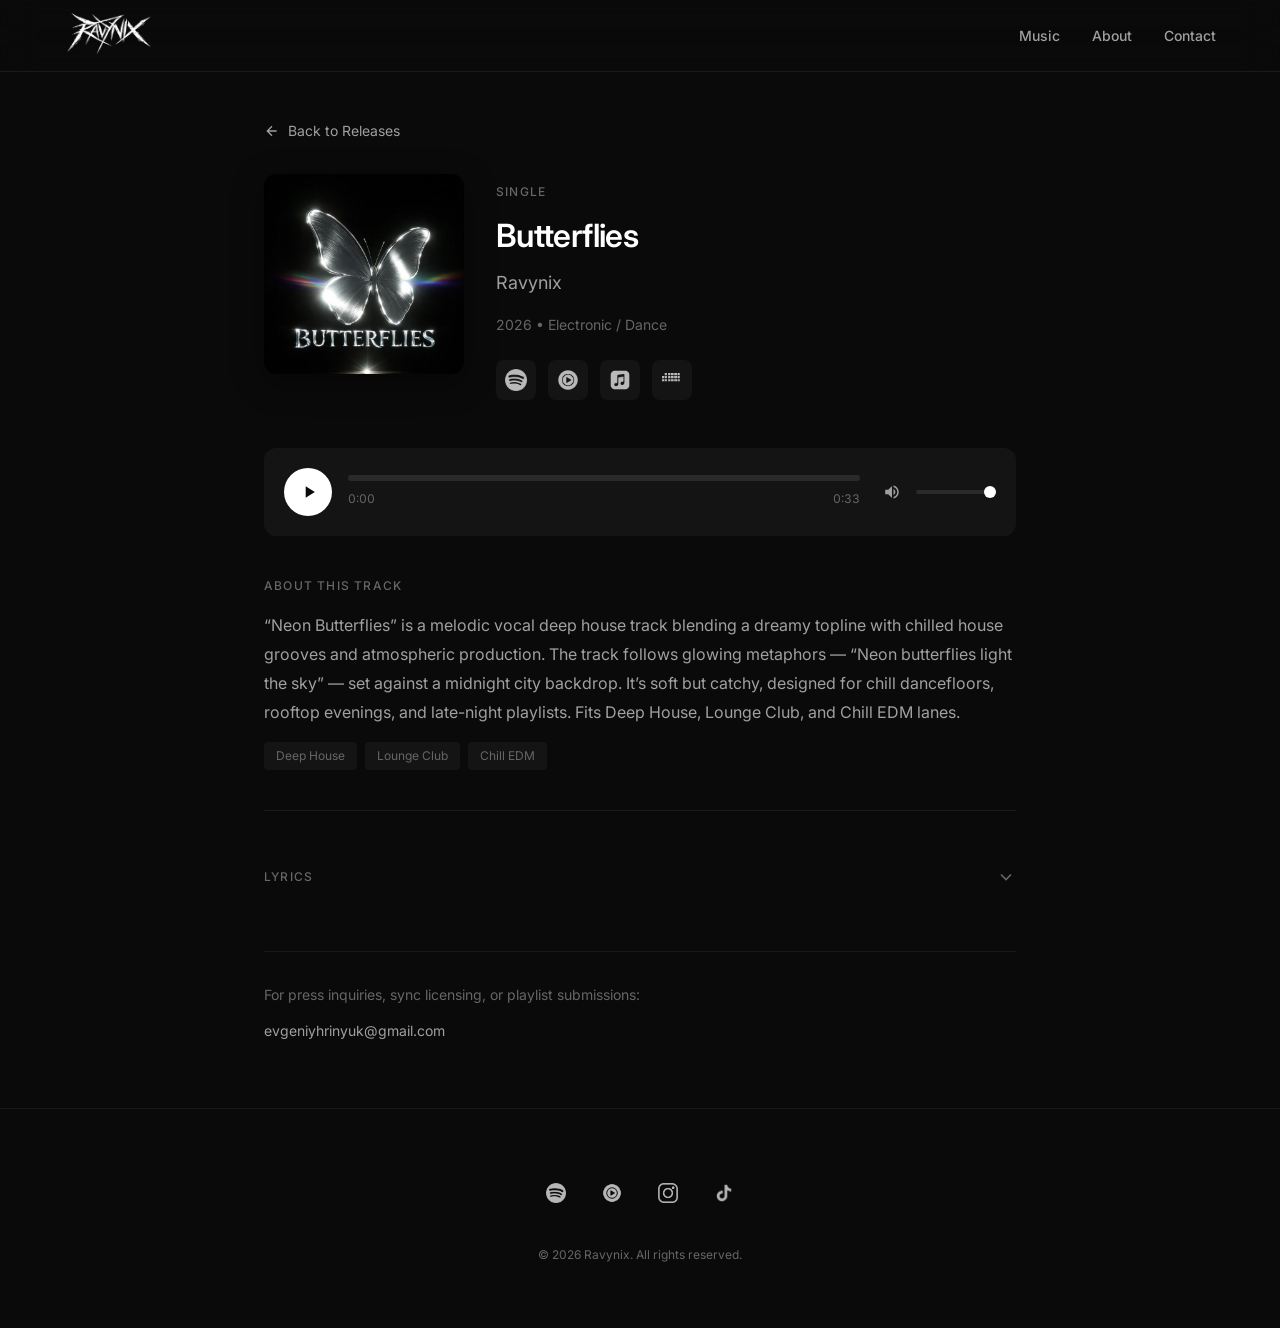
<file: music/butterfly/index.html>
<!DOCTYPE html>
<html lang="en">

<head>
    <meta charset="UTF-8">
    <meta name="viewport" content="width=device-width, initial-scale=1.0">
    <meta name="description" content="Butterflies — A new track by Ravynix. Listen now.">
    <meta name="keywords" content="Ravynix, Butterflies, electronic, music, new release">
    <meta name="author" content="Yevhenii">

    <!-- Open Graph -->
    <meta property="og:title" content="Butterflies — Ravynix">
    <meta property="og:description" content="Listen to the new track 'Butterflies' by Ravynix.">
    <meta property="og:type" content="music.song">
    <meta property="og:url" content="https://ravynix.com/music/butterfly/">
    <meta property="og:image" content="https://ravynix.com/assets/covers/butterfly.jpg">

    <title>Butterflies — Ravynix</title>

    <link rel="icon" type="image/png" href="../../assets/images/favicon.png">
    <link rel="stylesheet" href="../../css/styles.css">
    <link rel="preconnect" href="https://fonts.googleapis.com">
    <link rel="preconnect" href="https://fonts.gstatic.com" crossorigin>
    <link href="https://fonts.googleapis.com/css2?family=Inter:wght@300;400;500;600&display=swap" rel="stylesheet">
    <style>
        /* Song Page Specific Styles */
        .song-page {
            min-height: 100vh;
            padding-top: calc(var(--header-height) + var(--space-12));
            padding-bottom: var(--space-16);
        }

        .song-page-container {
            max-width: 800px;
            margin: 0 auto;
            padding: 0 var(--container-padding);
        }

        .back-link {
            display: inline-flex;
            align-items: center;
            gap: var(--space-2);
            font-size: var(--font-size-sm);
            color: var(--color-text-secondary);
            margin-bottom: var(--space-8);
            transition: color var(--transition-fast);
        }

        .back-link:hover {
            color: var(--color-text-primary);
        }

        .back-link svg {
            width: 16px;
            height: 16px;
        }

        .song-hero {
            display: grid;
            grid-template-columns: 200px 1fr;
            gap: var(--space-8);
            margin-bottom: var(--space-12);
            align-items: start;
        }

        .song-hero-cover {
            width: 200px;
            height: 200px;
            border-radius: var(--radius-lg);
            overflow: hidden;
            box-shadow: 0 8px 32px rgba(0, 0, 0, 0.4);
        }

        .song-hero-cover img {
            width: 100%;
            height: 100%;
            object-fit: cover;
        }

        .song-hero-info {
            padding-top: var(--space-2);
        }

        .song-hero-label {
            font-size: var(--font-size-xs);
            font-weight: var(--font-weight-medium);
            text-transform: uppercase;
            letter-spacing: 0.1em;
            color: var(--color-text-tertiary);
            margin-bottom: var(--space-2);
        }

        .song-hero-title {
            font-size: var(--font-size-3xl);
            font-weight: var(--font-weight-semibold);
            color: var(--color-text-primary);
            margin-bottom: var(--space-2);
            letter-spacing: -0.02em;
        }

        .song-hero-artist {
            font-size: var(--font-size-lg);
            color: var(--color-text-secondary);
            margin-bottom: var(--space-4);
        }

        .song-hero-meta {
            font-size: var(--font-size-sm);
            color: var(--color-text-tertiary);
            margin-bottom: var(--space-6);
        }

        .song-hero-platforms {
            display: flex;
            gap: var(--space-3);
            flex-wrap: wrap;
        }

        .song-hero-platforms .platform-link {
            width: 40px;
            height: 40px;
            background-color: var(--color-bg-card);
            border-radius: var(--radius-md);
        }

        .song-hero-platforms .platform-icon {
            width: 22px;
            height: 22px;
        }

        .song-description {
            margin-bottom: var(--space-10);
        }

        .song-description h2 {
            font-size: var(--font-size-xs);
            font-weight: var(--font-weight-medium);
            text-transform: uppercase;
            letter-spacing: 0.1em;
            color: var(--color-text-tertiary);
            margin-bottom: var(--space-4);
        }

        .song-description p {
            font-size: var(--font-size-base);
            color: var(--color-text-secondary);
            line-height: var(--line-height-relaxed);
        }

        .song-tags {
            display: flex;
            gap: var(--space-2);
            flex-wrap: wrap;
            margin-top: var(--space-4);
        }

        .song-tag {
            font-size: var(--font-size-xs);
            color: var(--color-text-tertiary);
            background-color: var(--color-bg-card);
            padding: var(--space-1) var(--space-3);
            border-radius: var(--radius-sm);
        }

        /* Lyrics Section */
        .lyrics-section {
            border-top: 1px solid var(--color-border-subtle);
            padding-top: var(--space-10);
        }

        .lyrics-toggle {
            display: flex;
            align-items: center;
            justify-content: space-between;
            width: 100%;
            padding: var(--space-4) 0;
            background: none;
            border: none;
            cursor: pointer;
            text-align: left;
        }

        .lyrics-toggle h2 {
            font-size: var(--font-size-xs);
            font-weight: var(--font-weight-medium);
            text-transform: uppercase;
            letter-spacing: 0.1em;
            color: var(--color-text-tertiary);
            transition: color var(--transition-fast);
        }

        .lyrics-toggle:hover h2 {
            color: var(--color-text-secondary);
        }

        .lyrics-toggle-icon {
            width: 20px;
            height: 20px;
            color: var(--color-text-tertiary);
            transition: transform var(--transition-base), color var(--transition-fast);
        }

        .lyrics-toggle:hover .lyrics-toggle-icon {
            color: var(--color-text-secondary);
        }

        .lyrics-toggle[aria-expanded="true"] .lyrics-toggle-icon {
            transform: rotate(180deg);
        }

        .lyrics-content {
            display: none;
            padding-top: var(--space-4);
        }

        .lyrics-content.is-visible {
            display: block;
        }

        .lyrics-content pre {
            font-family: var(--font-family);
            font-size: var(--font-size-sm);
            color: var(--color-text-secondary);
            line-height: var(--line-height-relaxed);
            white-space: pre-wrap;
        }

        .lyrics-section-label {
            font-size: var(--font-size-xs);
            font-weight: var(--font-weight-medium);
            text-transform: uppercase;
            letter-spacing: 0.08em;
            color: var(--color-text-tertiary);
            margin-top: var(--space-6);
            margin-bottom: var(--space-3);
            opacity: 0.6;
        }

        .lyrics-section-label:first-child {
            margin-top: 0;
        }

        /* Press Contact */
        .press-contact {
            margin-top: var(--space-12);
            padding-top: var(--space-8);
            border-top: 1px solid var(--color-border-subtle);
        }

        .press-contact p {
            font-size: var(--font-size-sm);
            color: var(--color-text-tertiary);
            margin-bottom: var(--space-3);
        }

        .press-contact a {
            font-size: var(--font-size-sm);
            color: var(--color-text-secondary);
            transition: color var(--transition-fast);
        }

        .press-contact a:hover {
            color: var(--color-text-primary);
        }

        /* Audio Player */
        .song-player {
            background-color: var(--color-bg-card);
            border-radius: var(--radius-lg);
            padding: var(--space-5);
            margin-bottom: var(--space-10);
        }

        .song-player-controls {
            display: flex;
            align-items: center;
            gap: var(--space-4);
        }

        .song-play-button {
            width: 48px;
            height: 48px;
            border-radius: 50%;
            background-color: var(--color-text-primary);
            color: var(--color-bg);
            display: flex;
            align-items: center;
            justify-content: center;
            cursor: pointer;
            border: none;
            transition: transform var(--transition-fast), background-color var(--transition-fast);
            flex-shrink: 0;
        }

        .song-play-button:hover {
            transform: scale(1.05);
        }

        .song-play-button:active {
            transform: scale(0.95);
        }

        .song-play-button .play-icon {
            width: 20px;
            height: 20px;
            margin-left: 2px;
        }

        .song-play-button .pause-icon {
            width: 20px;
            height: 20px;
            display: none;
        }

        .song-player.is-playing .song-play-button .play-icon {
            display: none;
        }

        .song-player.is-playing .song-play-button .pause-icon {
            display: block;
        }

        .song-player-progress {
            flex: 1;
            display: flex;
            flex-direction: column;
            gap: var(--space-2);
        }

        .song-progress-bar {
            width: 100%;
            height: 6px;
            background-color: var(--color-border);
            border-radius: 3px;
            cursor: pointer;
            position: relative;
            overflow: hidden;
        }

        .song-progress-filled {
            height: 100%;
            background-color: var(--color-text-primary);
            width: 0%;
            border-radius: 3px;
            transition: width 0.1s linear;
        }

        .song-progress-bar:hover .song-progress-filled {
            background-color: #fff;
        }

        .song-player-time {
            display: flex;
            justify-content: space-between;
        }

        .song-time-current,
        .song-time-duration {
            font-size: var(--font-size-xs);
            color: var(--color-text-tertiary);
            font-variant-numeric: tabular-nums;
        }

        .song-player-volume {
            display: flex;
            align-items: center;
            gap: var(--space-2);
        }

        .song-volume-button {
            width: 32px;
            height: 32px;
            display: flex;
            align-items: center;
            justify-content: center;
            color: var(--color-text-secondary);
            cursor: pointer;
            border: none;
            background: none;
            padding: 0;
            transition: color var(--transition-fast);
        }

        .song-volume-button:hover {
            color: var(--color-text-primary);
        }

        .song-volume-button .volume-icon,
        .song-volume-button .mute-icon {
            width: 18px;
            height: 18px;
        }

        .song-volume-button .mute-icon {
            display: none;
        }

        .song-volume-button.is-muted .volume-icon {
            display: none;
        }

        .song-volume-button.is-muted .mute-icon {
            display: block;
        }

        .song-volume-slider {
            width: 80px;
            height: 4px;
            -webkit-appearance: none;
            appearance: none;
            background: var(--color-border);
            border-radius: 2px;
            cursor: pointer;
        }

        .song-volume-slider::-webkit-slider-thumb {
            -webkit-appearance: none;
            appearance: none;
            width: 12px;
            height: 12px;
            background: var(--color-text-primary);
            border-radius: 50%;
            cursor: pointer;
            transition: transform var(--transition-fast);
        }

        .song-volume-slider::-webkit-slider-thumb:hover {
            transform: scale(1.2);
        }

        .song-volume-slider::-moz-range-thumb {
            width: 12px;
            height: 12px;
            background: var(--color-text-primary);
            border-radius: 50%;
            cursor: pointer;
            border: none;
        }

        /* Responsive */
        @media (max-width: 768px) {
            .song-page {
                padding-top: calc(var(--header-height) + var(--space-8));
                padding-bottom: var(--space-12);
            }

            .back-link {
                margin-bottom: var(--space-6);
            }

            .song-hero {
                grid-template-columns: 1fr;
                text-align: center;
                gap: var(--space-5);
                margin-bottom: var(--space-8);
            }

            .song-hero-cover {
                margin: 0 auto;
                width: 200px;
                height: 200px;
            }

            .song-hero-info {
                padding-top: 0;
            }

            .song-hero-platforms {
                justify-content: center;
            }

            .song-hero-title {
                font-size: var(--font-size-2xl);
            }

            .song-hero-artist {
                font-size: var(--font-size-base);
            }

            .song-hero-meta {
                margin-bottom: var(--space-4);
            }

            /* Player tablet adjustments */
            .song-player {
                padding: var(--space-4);
                margin-bottom: var(--space-8);
            }

            .song-player-controls {
                gap: var(--space-3);
            }

            .song-play-button {
                width: 44px;
                height: 44px;
            }

            .song-play-button .play-icon,
            .song-play-button .pause-icon {
                width: 18px;
                height: 18px;
            }

            .song-progress-bar {
                height: 8px;
                border-radius: 4px;
            }

            .song-volume-slider {
                width: 60px;
            }

            /* Description & sections */
            .song-description {
                margin-bottom: var(--space-8);
            }

            .lyrics-section {
                padding-top: var(--space-8);
            }

            .press-contact {
                margin-top: var(--space-8);
                padding-top: var(--space-6);
            }
        }

        @media (max-width: 480px) {
            .song-page {
                padding-top: calc(var(--header-height) + var(--space-6));
            }

            .song-hero-cover {
                width: 160px;
                height: 160px;
            }

            .song-hero-title {
                font-size: var(--font-size-xl);
            }

            .song-hero-platforms .platform-link {
                width: 36px;
                height: 36px;
            }

            .song-hero-platforms .platform-icon {
                width: 18px;
                height: 18px;
            }

            /* Player mobile optimizations */
            .song-player {
                padding: var(--space-4);
                border-radius: var(--radius-md);
            }

            .song-player-controls {
                flex-wrap: wrap;
                gap: var(--space-3);
            }

            .song-play-button {
                width: 48px;
                height: 48px;
            }

            .song-play-button .play-icon,
            .song-play-button .pause-icon {
                width: 20px;
                height: 20px;
            }

            .song-player-progress {
                order: 2;
                width: 100%;
                flex: none;
            }

            .song-progress-bar {
                height: 10px;
                border-radius: 5px;
            }

            .song-player-volume {
                display: none;
            }

            .song-player-time {
                margin-top: var(--space-1);
            }

            /* Tags wrap better */
            .song-tags {
                justify-content: center;
            }

            /* Lyrics adjustments */
            .lyrics-content pre {
                font-size: var(--font-size-sm);
                padding: 0 var(--space-2);
            }

            .lyrics-section-label {
                margin-top: var(--space-5);
            }
        }

        /* Touch-friendly adjustments */
        @media (hover: none) and (pointer: coarse) {
            .song-play-button {
                min-width: 48px;
                min-height: 48px;
            }

            .song-play-button:hover {
                transform: none;
            }

            .song-play-button:active {
                transform: scale(0.95);
                background-color: rgba(255, 255, 255, 0.9);
            }

            .song-progress-bar {
                height: 12px;
                border-radius: 6px;
            }

            .song-progress-bar:hover .song-progress-filled {
                background-color: var(--color-text-primary);
            }

            .song-hero-platforms .platform-link {
                min-width: 44px;
                min-height: 44px;
            }

            .song-hero-platforms .platform-link:hover {
                background-color: transparent;
            }

            .song-hero-platforms .platform-link:active {
                background-color: var(--color-hover);
            }

            .lyrics-toggle {
                padding: var(--space-5) 0;
            }

            .back-link {
                padding: var(--space-2) 0;
            }
        }
    </style>
</head>

<body>
    <!-- Header -->
    <header class="header">
        <div class="header-container">
            <a href="../../" class="logo">
                <img src="../../assets/images/ravynix-no-bg.png" alt="Ravynix" class="logo-image">
            </a>
            <nav class="nav">
                <ul class="nav-list">
                    <li><a href="../../#music" class="nav-link">Music</a></li>
                    <li><a href="../../#about" class="nav-link">About</a></li>
                    <li><a href="../../#contact" class="nav-link">Contact</a></li>
                </ul>
            </nav>
            <button class="mobile-menu-toggle" aria-label="Toggle menu">
                <span class="menu-icon"></span>
            </button>
        </div>
    </header>

    <!-- Song Page Content -->
    <main class="song-page">
        <div class="song-page-container">

            <!-- Back Link -->
            <a href="../../#music" class="back-link">
                <svg viewBox="0 0 24 24" fill="none" stroke="currentColor" stroke-width="2">
                    <path d="M19 12H5M12 19l-7-7 7-7" />
                </svg>
                Back to Releases
            </a>

            <!-- Song Hero -->
            <div class="song-hero">
                <div class="song-hero-cover">
                    <img src="../../assets/covers/butterfly.jpg" alt="Butterflies — Cover Art">
                </div>
                <div class="song-hero-info">
                    <p class="song-hero-label">Single</p>
                    <h1 class="song-hero-title">Butterflies</h1>
                    <p class="song-hero-artist">Ravynix</p>
                    <p class="song-hero-meta">2026 • Electronic / Dance</p>

                    <div class="song-hero-platforms">
                        <a href="https://open.spotify.com/track/3XhHZi7oKHgah2dhGVtCaO?si=fdb2e0aa0bd44dd9"
                            class="platform-link" aria-label="Listen on Spotify" title="Spotify" target="_blank"
                            rel="noopener">
                            <img src="../../assets/icons/spotify.png" alt="Spotify" class="platform-icon">
                        </a>
                        <a href="https://music.youtube.com/watch?v=jiP7Gycjufk&si=JDTRlrvtSlWmsN7i"
                            class="platform-link" aria-label="Listen on YouTube Music" title="YouTube Music"
                            target="_blank" rel="noopener">
                            <img src="../../assets/icons/youtube-music.png" alt="YouTube Music" class="platform-icon">
                        </a>
                        <a href="https://music.apple.com/us/song/butterflies/1878418850" class="platform-link"
                            aria-label="Listen on Apple Music" title="Apple Music" target="_blank" rel="noopener">
                            <img src="../../assets/icons/apple-music.png" alt="Apple Music" class="platform-icon">
                        </a>
                        <a href="https://link.deezer.com/s/32Fr5yVju4ryh3SMzBtPa" class="platform-link"
                            aria-label="Listen on Deezer" title="Deezer" target="_blank" rel="noopener">
                            <img src="../../assets/icons/deezer.svg" alt="Deezer" class="platform-icon">
                        </a>
                    </div>
                </div>
            </div>

            <!-- Audio Player -->
            <div class="song-player" id="song-player">
                <audio id="audio-player" preload="metadata">
                    <source src="../../assets/audio/butterfly.mp3" type="audio/mpeg">
                </audio>
                <div class="song-player-controls">
                    <button class="song-play-button" aria-label="Play">
                        <svg class="play-icon" viewBox="0 0 24 24" fill="currentColor">
                            <path d="M8 5v14l11-7z" />
                        </svg>
                        <svg class="pause-icon" viewBox="0 0 24 24" fill="currentColor">
                            <path d="M6 19h4V5H6v14zm8-14v14h4V5h-4z" />
                        </svg>
                    </button>
                    <div class="song-player-progress">
                        <div class="song-progress-bar">
                            <div class="song-progress-filled"></div>
                        </div>
                        <div class="song-player-time">
                            <span class="song-time-current">0:00</span>
                            <span class="song-time-duration">0:00</span>
                        </div>
                    </div>
                    <div class="song-player-volume">
                        <button class="song-volume-button" aria-label="Mute">
                            <svg class="volume-icon" viewBox="0 0 24 24" fill="currentColor">
                                <path
                                    d="M3 9v6h4l5 5V4L7 9H3zm13.5 3c0-1.77-1.02-3.29-2.5-4.03v8.05c1.48-.73 2.5-2.25 2.5-4.02zM14 3.23v2.06c2.89.86 5 3.54 5 6.71s-2.11 5.85-5 6.71v2.06c4.01-.91 7-4.49 7-8.77s-2.99-7.86-7-8.77z" />
                            </svg>
                            <svg class="mute-icon" viewBox="0 0 24 24" fill="currentColor">
                                <path
                                    d="M16.5 12c0-1.77-1.02-3.29-2.5-4.03v2.21l2.45 2.45c.03-.2.05-.41.05-.63zm2.5 0c0 .94-.2 1.82-.54 2.64l1.51 1.51C20.63 14.91 21 13.5 21 12c0-4.28-2.99-7.86-7-8.77v2.06c2.89.86 5 3.54 5 6.71zM4.27 3L3 4.27 7.73 9H3v6h4l5 5v-6.73l4.25 4.25c-.67.52-1.42.93-2.25 1.18v2.06c1.38-.31 2.63-.95 3.69-1.81L19.73 21 21 19.73l-9-9L4.27 3zM12 4L9.91 6.09 12 8.18V4z" />
                            </svg>
                        </button>
                        <input type="range" class="song-volume-slider" min="0" max="1" step="0.1" value="1"
                            aria-label="Volume">
                    </div>
                </div>
            </div>

            <!-- Description -->
            <section class="song-description">
                <h2>About This Track</h2>
                <p>“Neon Butterflies” is a melodic vocal deep house track blending a dreamy topline with chilled house
                    grooves and atmospheric production. The track follows glowing metaphors — “Neon butterflies light
                    the sky” — set against a midnight city backdrop. It’s soft but catchy, designed for chill
                    dancefloors, rooftop evenings, and late-night playlists. Fits Deep House, Lounge Club, and Chill EDM
                    lanes.</p>

                <div class="song-tags">
                    <span class="song-tag">Deep House</span>
                    <span class="song-tag">Lounge Club</span>
                    <span class="song-tag">Chill EDM</span>
                </div>
            </section>

            <!-- Lyrics -->
            <section class="lyrics-section">
                <button class="lyrics-toggle" aria-expanded="false" aria-controls="lyrics-content">
                    <h2>Lyrics</h2>
                    <svg class="lyrics-toggle-icon" viewBox="0 0 24 24" fill="none" stroke="currentColor"
                        stroke-width="2">
                        <path d="M6 9l6 6 6-6" />
                    </svg>
                </button>

                <div class="lyrics-content" id="lyrics-content">
                    <p class="lyrics-section-label">Verse 1</p>
                    <pre>Neon wings in the midnight air
Glowing dreams caught everywhere
They flutter fast, they never care</pre>

                    <p class="lyrics-section-label">Chorus</p>
                    <pre>Neon butterflies light the sky
They flicker once, then say goodbye
Catch 'em quick or watch them fly
Neon butterflies, oh my, oh my</pre>

                    <p class="lyrics-section-label">Verse 2</p>
                    <pre>City streets hum a glowing tune
Lanterns dance beneath the moon
Shadows chase the fading bloom</pre>

                    <p class="lyrics-section-label">Pre-Chorus</p>
                    <pre>Hold your breath, hold it tight
They wanish into the night</pre>

                    <p class="lyrics-section-label">Chorus</p>
                    <pre>Neon butterflies light the sky
They flicker once, then say goodbye
Catch 'em quick or watch them fly
Neon butterflies, oh my, oh my</pre>
                </div>
            </section>

            <!-- Press Contact -->
            <div class="press-contact">
                <p>For press inquiries, sync licensing, or playlist submissions:</p>
                <a href="mailto:evgeniyhrinyuk@gmail.com">evgeniyhrinyuk@gmail.com</a>
            </div>
        </div>
    </main>

    <!-- Footer -->
    <footer class="footer">
        <div class="footer-container">
            <div class="footer-social">
                <a href="https://open.spotify.com/artist/4QpTNRjnep7hWPf46aBY6A" class="social-link"
                    aria-label="Spotify" title="Spotify" target="_blank" rel="noopener">
                    <img src="../../assets/icons/spotify.png" alt="Spotify" class="social-icon">
                </a>
                <a href="https://music.youtube.com/channel/UCqXaMrhbLgI2hamLLG_idbw" class="social-link youtube-link"
                    aria-label="YouTube Music" title="YouTube Music" target="_blank" rel="noopener">
                    <img src="../../assets/icons/youtube-music.png" alt="YouTube Music" class="social-icon">
                </a>
                <a href="https://www.instagram.com/ravynix_music?igsh=MWNpZHd0ZGV5Nm80dQ==" class="social-link"
                    aria-label="Instagram" target="_blank" rel="noopener">
                    <img src="../../assets/icons/instagram.png" alt="Instagram" class="social-icon">
                </a>
                <a href="https://www.tiktok.com/@ravynix_music?_r=1&_t=ZS-93J6O2OGV7c" class="social-link"
                    aria-label="TikTok" target="_blank" rel="noopener">
                    <img src="../../assets/icons/tiktok.png" alt="TikTok" class="social-icon">
                </a>
            </div>
            <div class="footer-copyright">
                <p>&copy; 2026 Ravynix. All rights reserved.</p>
            </div>
        </div>
    </footer>

    <script src="../../js/main.js"></script>
    <script>
        // Custom script for single song page audio player interaction
        document.addEventListener('DOMContentLoaded', () => {
            const audioPlayer = document.getElementById('audio-player');
            const playButton = document.querySelector('.song-play-button');
            const progress = document.querySelector('.song-progress-bar');
            const progressFilled = document.querySelector('.song-progress-filled');
            const timeCurrent = document.querySelector('.song-time-current');
            const timeDuration = document.querySelector('.song-time-duration');
            const volumeButton = document.querySelector('.song-volume-button');
            const volumeSlider = document.querySelector('.song-volume-slider');
            const songPlayer = document.getElementById('song-player');

            // --- Formatting Time ---
            function formatTime(seconds) {
                const minutes = Math.floor(seconds / 60);
                const s = Math.floor(seconds % 60);
                return `${minutes}:${s < 10 ? '0' : ''}${s}`;
            }

            // --- Toggle Play/Pause ---
            function togglePlay() {
                if (audioPlayer.paused) {
                    audioPlayer.play();
                    songPlayer.classList.add('is-playing');
                } else {
                    audioPlayer.pause();
                    songPlayer.classList.remove('is-playing');
                }
            }

            playButton.addEventListener('click', togglePlay);

            // --- Update Progress Bar ---
            audioPlayer.addEventListener('timeupdate', () => {
                const percent = (audioPlayer.currentTime / audioPlayer.duration) * 100;
                progressFilled.style.width = `${percent}%`;
                timeCurrent.textContent = formatTime(audioPlayer.currentTime);
            });

            // --- Set Duration ---
            audioPlayer.addEventListener('loadedmetadata', () => {
                timeDuration.textContent = formatTime(audioPlayer.duration);
            });

            // --- Scrubbing ---
            function scrub(e) {
                const scrubTime = (e.offsetX / progress.offsetWidth) * audioPlayer.duration;
                audioPlayer.currentTime = scrubTime;
            }

            let mousedown = false;
            progress.addEventListener('click', scrub);
            progress.addEventListener('mousemove', (e) => mousedown && scrub(e));
            progress.addEventListener('mousedown', () => mousedown = true);
            progress.addEventListener('mouseup', () => mousedown = false);

            // --- Volume Control ---
            // Set initial volume from slider
            audioPlayer.volume = volumeSlider.value;

            function updateVolume() {
                audioPlayer.volume = this.value;
                if (audioPlayer.volume === 0) {
                    volumeButton.classList.add('is-muted');
                } else {
                    volumeButton.classList.remove('is-muted');
                }
            }

            volumeSlider.addEventListener('change', updateVolume);
            volumeSlider.addEventListener('mousemove', updateVolume);

            // Toggle Mute
            let lastVolume = 1;
            volumeButton.addEventListener('click', () => {
                if (audioPlayer.volume > 0) {
                    lastVolume = audioPlayer.volume;
                    audioPlayer.volume = 0;
                    volumeSlider.value = 0;
                    volumeButton.classList.add('is-muted');
                } else {
                    audioPlayer.volume = lastVolume;
                    volumeSlider.value = lastVolume;
                    volumeButton.classList.remove('is-muted');
                }
            });

            // Lyrics toggle
            const lyricsToggle = document.querySelector('.lyrics-toggle');
            const lyricsContent = document.querySelector('.lyrics-content');

            if (lyricsToggle && lyricsContent) {
                lyricsToggle.addEventListener('click', () => {
                    const isExpanded = lyricsToggle.getAttribute('aria-expanded') === 'true';
                    lyricsToggle.setAttribute('aria-expanded', !isExpanded);
                    lyricsContent.classList.toggle('is-visible', !isExpanded);
                });
            }
        });
    </script>
</body>

</html>
</file>
<file: css/styles.css>
/* ============================================
   RAVYNIX — Design System & Styles
   ============================================
   
   Visual System:
   - Background: #0a0a0a (near black)
   - Primary Text: #ffffff (white)
   - Secondary Text: #a0a0a0 (muted gray)
   - Accent: #1a1a1a (subtle dark gray)
   - Border: #2a2a2a (soft border)
   - Hover: #333333 (interactive state)
   
   Typography:
   - Font: Inter (Google Fonts)
   - Weights: 300 (light), 400 (regular), 500 (medium), 600 (semibold)
   - Scale: 14px base, 1.6 line height
   
   Spacing:
   - Base unit: 8px
   - Section padding: 80px - 120px vertical
   - Container max-width: 1200px
   
   ============================================ */

/* CSS Custom Properties */
:root {
    /* Colors */
    --color-bg: #0a0a0a;
    --color-bg-elevated: #111111;
    --color-bg-card: #141414;
    --color-border: #2a2a2a;
    --color-border-subtle: #1a1a1a;
    
    --color-text-primary: #ffffff;
    --color-text-secondary: #a0a0a0;
    --color-text-tertiary: #666666;
    
    --color-accent: #888888;
    --color-hover: #333333;
    
    /* Typography */
    --font-family: 'Inter', -apple-system, BlinkMacSystemFont, 'Segoe UI', Roboto, sans-serif;
    --font-size-xs: 0.75rem;    /* 12px */
    --font-size-sm: 0.875rem;   /* 14px */
    --font-size-base: 1rem;     /* 16px */
    --font-size-lg: 1.125rem;   /* 18px */
    --font-size-xl: 1.25rem;    /* 20px */
    --font-size-2xl: 1.5rem;    /* 24px */
    --font-size-3xl: 2rem;      /* 32px */
    --font-size-4xl: 2.5rem;    /* 40px */
    --font-size-5xl: 3rem;      /* 48px */
    
    --font-weight-light: 300;
    --font-weight-regular: 400;
    --font-weight-medium: 500;
    --font-weight-semibold: 600;
    
    --line-height-tight: 1.2;
    --line-height-base: 1.6;
    --line-height-relaxed: 1.8;
    
    /* Spacing */
    --space-1: 0.25rem;   /* 4px */
    --space-2: 0.5rem;    /* 8px */
    --space-3: 0.75rem;   /* 12px */
    --space-4: 1rem;      /* 16px */
    --space-5: 1.25rem;   /* 20px */
    --space-6: 1.5rem;    /* 24px */
    --space-8: 2rem;      /* 32px */
    --space-10: 2.5rem;   /* 40px */
    --space-12: 3rem;     /* 48px */
    --space-16: 4rem;     /* 64px */
    --space-20: 5rem;     /* 80px */
    --space-24: 6rem;     /* 96px */
    --space-32: 8rem;     /* 128px */
    
    /* Layout */
    --container-max: 1200px;
    --container-padding: var(--space-6);
    
    /* Effects */
    --transition-fast: 150ms ease;
    --transition-base: 250ms ease;
    --transition-slow: 400ms ease;
    
    --radius-sm: 4px;
    --radius-md: 8px;
    --radius-lg: 12px;
    
    /* Header */
    --header-height: 72px;
}

/* Reset & Base */
*, *::before, *::after {
    box-sizing: border-box;
    margin: 0;
    padding: 0;
}

html {
    font-size: 16px;
    scroll-behavior: smooth;
    -webkit-font-smoothing: antialiased;
    -moz-osx-font-smoothing: grayscale;
}

body {
    font-family: var(--font-family);
    font-size: var(--font-size-base);
    font-weight: var(--font-weight-regular);
    line-height: var(--line-height-base);
    color: var(--color-text-primary);
    background-color: var(--color-bg);
    min-height: 100vh;
    overflow-x: hidden;
    -webkit-text-size-adjust: 100%;
    -webkit-tap-highlight-color: transparent;
}

img {
    max-width: 100%;
    height: auto;
    display: block;
}

a {
    color: inherit;
    text-decoration: none;
}

ul, ol {
    list-style: none;
}

button {
    font-family: inherit;
    font-size: inherit;
    cursor: pointer;
    border: none;
    background: none;
}

/* Container */
.section-container,
.header-container,
.footer-container {
    max-width: var(--container-max);
    margin: 0 auto;
    padding-left: var(--container-padding);
    padding-right: var(--container-padding);
}

/* ============================================
   HEADER
   ============================================ */
.header {
    position: fixed;
    top: 0;
    left: 0;
    right: 0;
    height: var(--header-height);
    background-color: rgba(10, 10, 10, 0.9);
    backdrop-filter: blur(20px);
    -webkit-backdrop-filter: blur(20px);
    border-bottom: 1px solid var(--color-border-subtle);
    z-index: 1000;
}

.header-container {
    display: flex;
    align-items: center;
    justify-content: space-between;
    height: 100%;
}

.logo {
    display: flex;
    align-items: center;
}

.logo-image {
    height: 56px;
    width: auto;
    object-fit: contain;
    transition: opacity var(--transition-fast);
}

.logo:hover .logo-image {
    opacity: 0.8;
}

.nav-list {
    display: flex;
    align-items: center;
    gap: var(--space-8);
}

.nav-link {
    font-size: var(--font-size-sm);
    font-weight: var(--font-weight-medium);
    color: var(--color-text-secondary);
    transition: color var(--transition-fast);
    padding: var(--space-2) 0;
}

.nav-link:hover {
    color: var(--color-text-primary);
}

/* Mobile Menu Toggle */
.mobile-menu-toggle {
    display: none;
    width: 40px;
    height: 40px;
    align-items: center;
    justify-content: center;
}

.menu-icon {
    width: 20px;
    height: 2px;
    background-color: var(--color-text-primary);
    position: relative;
}

.menu-icon::before,
.menu-icon::after {
    content: '';
    position: absolute;
    width: 20px;
    height: 2px;
    background-color: var(--color-text-primary);
    left: 0;
}

.menu-icon::before {
    top: -6px;
}

.menu-icon::after {
    top: 6px;
}

.menu-icon,
.menu-icon::before,
.menu-icon::after {
    transition: all var(--transition-fast);
}

/* ============================================
   HERO SECTION
   ============================================ */
.hero {
    min-height: 50vh;
    display: flex;
    align-items: center;
    justify-content: center;
    padding-top: calc(var(--header-height) + var(--space-16));
    padding-bottom: var(--space-16);
}

.hero-container {
    text-align: center;
    max-width: 600px;
}

.hero-image {
    max-width: 238px;
    height: auto;
    display: block;
    margin: 0 auto var(--space-6);
}

.hero-title {
    font-size: clamp(var(--font-size-4xl), 8vw, var(--font-size-5xl));
    font-weight: var(--font-weight-semibold);
    letter-spacing: -0.03em;
    color: var(--color-text-primary);
    margin-bottom: var(--space-4);
}

.hero-tagline {
    font-size: var(--font-size-lg);
    font-weight: var(--font-weight-light);
    color: var(--color-text-secondary);
    letter-spacing: 0.02em;
}

/* ============================================
   SECTION COMMON STYLES
   ============================================ */
.section-title {
    font-size: var(--font-size-xs);
    font-weight: var(--font-weight-medium);
    text-transform: uppercase;
    letter-spacing: 0.1em;
    color: var(--color-text-tertiary);
    margin-bottom: var(--space-10);
}

/* ============================================
   MUSIC GALLERY SECTION
   ============================================ */
.music-section {
    padding: var(--space-20) 0;
    border-top: 1px solid var(--color-border-subtle);
}

.music-grid {
    display: grid;
    grid-template-columns: repeat(auto-fill, minmax(280px, 1fr));
    gap: var(--space-8);
}

/* Song Card */
.song-card {
    background-color: var(--color-bg-card);
    border-radius: var(--radius-lg);
    overflow: hidden;
    transition: background-color var(--transition-base), transform var(--transition-base);
}

.song-card:hover {
    background-color: var(--color-bg-elevated);
}

.song-card:hover .song-cover img {
    transform: scale(1.02);
}

/* Cover Placeholder */
.cover-placeholder {
    width: 100%;
    height: 100%;
    display: flex;
    align-items: center;
    justify-content: center;
    background: linear-gradient(135deg, #1a1a1a 0%, #0d0d0d 100%);
}

.placeholder-icon {
    width: 48px;
    height: 48px;
    color: var(--color-text-tertiary);
}

/* Song Info */
.song-info {
    padding: var(--space-5) var(--space-5) var(--space-3);
    display: flex;
    align-items: baseline;
    justify-content: space-between;
    gap: var(--space-3);
}

.song-title {
    font-size: var(--font-size-base);
    font-weight: var(--font-weight-medium);
    color: var(--color-text-primary);
    white-space: nowrap;
    overflow: hidden;
    text-overflow: ellipsis;
}

.song-year {
    font-size: var(--font-size-xs);
    font-weight: var(--font-weight-regular);
    color: var(--color-text-tertiary);
    flex-shrink: 0;
}

/* Play Button on Cover */
.song-cover {
    aspect-ratio: 1;
    overflow: hidden;
    background-color: var(--color-bg-elevated);
    position: relative;
}

.song-cover img {
    width: 100%;
    height: 100%;
    object-fit: cover;
    transition: transform var(--transition-slow);
}

.play-button {
    position: absolute;
    top: 50%;
    left: 50%;
    transform: translate(-50%, -50%);
    width: 56px;
    height: 56px;
    border-radius: 50%;
    background-color: rgba(255, 255, 255, 0.95);
    color: var(--color-bg);
    display: flex;
    align-items: center;
    justify-content: center;
    opacity: 0;
    transition: opacity var(--transition-base), transform var(--transition-base);
    cursor: pointer;
    border: none;
    z-index: 10;
}

.song-card:hover .play-button,
.song-card.is-playing .play-button {
    opacity: 1;
}

.play-button:hover {
    transform: translate(-50%, -50%) scale(1.1);
}

.play-button:active {
    transform: translate(-50%, -50%) scale(0.95);
}

.play-icon,
.pause-icon {
    width: 28px;
    height: 28px;
}

.play-icon {
    margin-left: 3px;
}

.pause-icon {
    display: none;
}

.song-card.is-playing .play-icon {
    display: none;
}

.song-card.is-playing .pause-icon {
    display: block;
}

/* Audio Player */
.audio-player {
    padding: 0 var(--space-5) var(--space-3);
    display: none;
}

.song-card.is-playing .audio-player,
.song-card.has-played .audio-player {
    display: block;
}

.player-progress {
    margin-bottom: var(--space-2);
}

.progress-bar {
    width: 100%;
    height: 4px;
    background-color: var(--color-border);
    border-radius: 2px;
    cursor: pointer;
    position: relative;
    overflow: hidden;
}

.progress-filled {
    height: 100%;
    background-color: var(--color-text-primary);
    width: 0%;
    border-radius: 2px;
    transition: width 0.1s linear;
}

.progress-bar:hover .progress-filled {
    background-color: #fff;
}

.player-time {
    display: flex;
    justify-content: space-between;
    margin-top: var(--space-2);
}

.time-current,
.time-duration {
    font-size: var(--font-size-xs);
    color: var(--color-text-tertiary);
    font-variant-numeric: tabular-nums;
}

.player-volume {
    display: flex;
    align-items: center;
    gap: var(--space-2);
}

.volume-button {
    width: 28px;
    height: 28px;
    display: flex;
    align-items: center;
    justify-content: center;
    color: var(--color-text-secondary);
    cursor: pointer;
    border: none;
    background: none;
    padding: 0;
    transition: color var(--transition-fast);
}

.volume-button:hover {
    color: var(--color-text-primary);
}

.volume-icon,
.mute-icon {
    width: 18px;
    height: 18px;
}

.mute-icon {
    display: none;
}

.volume-button.is-muted .volume-icon {
    display: none;
}

.volume-button.is-muted .mute-icon {
    display: block;
}

.volume-slider {
    width: 60px;
    height: 4px;
    -webkit-appearance: none;
    appearance: none;
    background: var(--color-border);
    border-radius: 2px;
    cursor: pointer;
}

.volume-slider::-webkit-slider-thumb {
    -webkit-appearance: none;
    appearance: none;
    width: 12px;
    height: 12px;
    background: var(--color-text-primary);
    border-radius: 50%;
    cursor: pointer;
    transition: transform var(--transition-fast);
}

.volume-slider::-webkit-slider-thumb:hover {
    transform: scale(1.2);
}

.volume-slider::-moz-range-thumb {
    width: 12px;
    height: 12px;
    background: var(--color-text-primary);
    border-radius: 50%;
    cursor: pointer;
    border: none;
}

/* Song Platforms */
.song-platforms {
    padding: var(--space-3) var(--space-5) var(--space-5);
    display: flex;
    align-items: center;
    gap: var(--space-4);
}

.platform-link {
    display: flex;
    align-items: center;
    justify-content: center;
    width: 32px;
    height: 32px;
    border-radius: var(--radius-sm);
    transition: background-color var(--transition-fast);
}

.platform-link:hover {
    background-color: var(--color-hover);
}

.platform-icon {
    width: 20px;
    height: 20px;
    object-fit: contain;
    object-position: center;
    opacity: 0.7;
    transition: opacity var(--transition-fast);
}

.platform-link:hover .platform-icon {
    opacity: 1;
}

.coming-soon {
    font-size: var(--font-size-xs);
    font-weight: var(--font-weight-medium);
    color: var(--color-text-tertiary);
    text-transform: uppercase;
    letter-spacing: 0.05em;
}

/* Info Link (for press/lyrics) */
.info-link {
    font-size: var(--font-size-xs);
    font-weight: var(--font-weight-medium);
    color: var(--color-text-tertiary);
    text-transform: uppercase;
    letter-spacing: 0.05em;
    padding: var(--space-1) var(--space-3);
    border: 1px solid var(--color-border);
    border-radius: var(--radius-sm);
    transition: all var(--transition-fast);
    margin-left: auto;
}

.info-link:hover {
    color: var(--color-text-secondary);
    border-color: var(--color-text-tertiary);
}

/* ============================================
   ABOUT SECTION
   ============================================ */
.about-section {
    padding: var(--space-20) 0;
    border-top: 1px solid var(--color-border-subtle);
}

.about-content {
    max-width: 640px;
}

.about-content p {
    font-size: var(--font-size-base);
    font-weight: var(--font-weight-light);
    color: var(--color-text-secondary);
    line-height: var(--line-height-relaxed);
    margin-bottom: var(--space-6);
}

.about-content p:last-child {
    margin-bottom: 0;
}

/* Services availability note */
.about-content .services-note {
    color: var(--color-text-tertiary);
    font-style: italic;
    padding-top: var(--space-2);
    border-top: 1px solid var(--color-border-subtle);
    margin-top: var(--space-6);
}

/* ============================================
   CONTACT SECTION
   ============================================ */
.contact-section {
    padding: var(--space-20) 0;
    border-top: 1px solid var(--color-border-subtle);
}

.contact-content p {
    font-size: var(--font-size-sm);
    color: var(--color-text-secondary);
    margin-bottom: var(--space-4);
}

/* Minimalistic email link */
.contact-email {
    font-size: var(--font-size-base);
    font-weight: var(--font-weight-light);
    color: var(--color-text-secondary);
    letter-spacing: 0.02em;
    transition: color var(--transition-fast);
    position: relative;
}

.contact-email::after {
    content: '';
    position: absolute;
    bottom: -2px;
    left: 0;
    width: 0;
    height: 1px;
    background-color: var(--color-text-primary);
    transition: width var(--transition-base);
}

.contact-email:hover {
    color: var(--color-text-primary);
}

.contact-email:hover::after {
    width: 100%;
}

/* Legacy button style (kept for reference) */
.contact-button {
    display: inline-flex;
    align-items: center;
    justify-content: center;
    padding: var(--space-3) var(--space-8);
    background-color: var(--color-bg-elevated);
    color: var(--color-text-primary);
    border: 1px solid var(--color-border);
    border-radius: var(--radius-md);
    font-size: var(--font-size-base);
    font-weight: var(--font-weight-medium);
    transition: all var(--transition-base);
    text-transform: uppercase;
    letter-spacing: 0.05em;
}

.contact-button:hover {
    background-color: var(--color-hover);
    border-color: var(--color-text-primary);
    transform: translateY(-2px);
}

/* ============================================
   FOOTER
   ============================================ */
.footer {
    padding: var(--space-16) 0;
    border-top: 1px solid var(--color-border-subtle);
}

.footer-container {
    display: flex;
    flex-direction: column;
    align-items: center;
    gap: var(--space-8);
}

.footer-social {
    display: flex;
    align-items: center;
    gap: var(--space-4);
}

.social-link {
    display: flex;
    align-items: center;
    justify-content: center;
    width: 40px;
    height: 40px;
    border-radius: var(--radius-md);
    transition: background-color var(--transition-fast);
}

.social-link:hover:not([data-disabled]) {
    background-color: var(--color-hover);
}

.social-link[data-disabled] {
    cursor: not-allowed;
    opacity: 0.5;
}

.social-icon {
    width: 20px;
    height: 20px;
    object-fit: contain;
    object-position: center;
    opacity: 0.7;
    transition: opacity var(--transition-fast);
}

.social-link:hover:not([data-disabled]) .social-icon {
    opacity: 1;
}

.footer-copyright p {
    font-size: var(--font-size-xs);
    color: var(--color-text-tertiary);
}

/* ============================================
   RESPONSIVE DESIGN
   ============================================ */

/* Tablet */
@media (max-width: 768px) {
    :root {
        --container-padding: var(--space-5);
        --header-height: 64px;
    }
    
    /* Mobile Navigation */
    .nav {
        position: fixed;
        top: var(--header-height);
        left: 0;
        right: 0;
        height: calc(100vh - var(--header-height));
        background-color: var(--color-bg);
        display: flex;
        flex-direction: column;
        align-items: center;
        justify-content: center;
        opacity: 0;
        visibility: hidden;
        transition: opacity var(--transition-base), visibility var(--transition-base);
        z-index: 100;
        overflow-y: auto;
        border-top: 1px solid var(--color-border-subtle);
    }
    
    .nav.is-open {
        opacity: 1;
        visibility: visible;
    }
    
    .nav-list {
        flex-direction: column;
        align-items: center;
        gap: var(--space-8);
    }
    
    .nav-link {
        font-size: var(--font-size-2xl);
        font-weight: var(--font-weight-medium);
        padding: var(--space-3) var(--space-6);
    }
    
    .mobile-menu-toggle {
        display: flex;
    }
    
    /* Hamburger animation */
    .mobile-menu-toggle.is-active .menu-icon {
        background-color: transparent;
    }
    
    .mobile-menu-toggle.is-active .menu-icon::before {
        top: 0;
        transform: rotate(45deg);
    }
    
    .mobile-menu-toggle.is-active .menu-icon::after {
        top: 0;
        transform: rotate(-45deg);
    }
    
    .logo-image {
        height: 44px;
    }
    
    .hero {
        min-height: 35vh;
        padding-top: calc(var(--header-height) + var(--space-10));
        padding-bottom: var(--space-10);
    }
    
    .hero-title {
        font-size: var(--font-size-3xl);
    }
    
    .music-section,
    .about-section,
    .contact-section {
        padding: var(--space-12) 0;
    }
    
    .music-grid {
        grid-template-columns: repeat(2, 1fr);
        gap: var(--space-4);
    }
    
    .song-info {
        padding: var(--space-4) var(--space-4) var(--space-2);
    }
    
    .song-title {
        font-size: var(--font-size-sm);
    }
    
    .song-platforms {
        padding: var(--space-2) var(--space-4) var(--space-4);
        gap: var(--space-2);
    }
    
    .platform-link {
        width: 36px;
        height: 36px;
    }
    
    .platform-icon {
        width: 16px;
        height: 16px;
    }
    
    .about-content p {
        font-size: var(--font-size-sm);
    }
    

    
    .footer {
        padding: var(--space-10) 0;
    }
    
    .social-link {
        width: 44px;
        height: 44px;
    }
    
    /* Audio player tablet */
    .play-button {
        opacity: 1;
        width: 48px;
        height: 48px;
    }
    
    .play-icon,
    .pause-icon {
        width: 24px;
        height: 24px;
    }
    
    .audio-player {
        padding: 0 var(--space-4) var(--space-3);
    }
    
    .player-volume {
        display: none;
    }
}

/* Mobile Small */
@media (max-width: 480px) {
    :root {
        --container-padding: var(--space-4);
    }
    
    .hero {
        min-height: 30vh;
        padding-top: calc(var(--header-height) + var(--space-8));
        padding-bottom: var(--space-8);
    }
    
    .hero-title {
        font-size: var(--font-size-2xl);
    }
    
    .hero-tagline {
        font-size: var(--font-size-sm);
    }
    
    .music-grid {
        grid-template-columns: 1fr;
        gap: var(--space-5);
    }
    
    .song-info {
        padding: var(--space-5) var(--space-5) var(--space-3);
    }
    
    .song-title {
        font-size: var(--font-size-base);
    }
    
    .song-platforms {
        padding: var(--space-3) var(--space-5) var(--space-5);
        gap: var(--space-3);
    }
    
    .platform-link {
        width: 44px;
        height: 44px;
    }
    
    .platform-icon {
        width: 20px;
        height: 20px;
    }
    
    .section-title {
        margin-bottom: var(--space-6);
    }
    
    .about-content p {
        font-size: var(--font-size-base);
    }
    

}

/* Touch device optimizations */
@media (hover: none) and (pointer: coarse) {
    .song-card:hover {
        transform: none;
        background-color: var(--color-bg-card);
    }
    
    .song-card:active {
        background-color: var(--color-bg-elevated);
    }
    
    .song-card:hover .song-cover img {
        transform: none;
    }
    
    .platform-link:hover {
        background-color: transparent;
    }
    
    .platform-link:active {
        background-color: var(--color-hover);
    }
    
    .platform-link:hover .platform-icon {
        fill: var(--color-text-secondary);
    }
    
    .platform-link:active .platform-icon {
        fill: var(--color-text-primary);
    }
    
    .social-link:hover {
        background-color: transparent;
    }
    
    .social-link:active {
        background-color: var(--color-hover);
    }
    
    .nav-link:hover {
        color: var(--color-text-secondary);
    }
    
    .nav-link:active {
        color: var(--color-text-primary);
    }
}

/* ============================================
   UTILITY CLASSES
   ============================================ */
.visually-hidden {
    position: absolute;
    width: 1px;
    height: 1px;
    padding: 0;
    margin: -1px;
    overflow: hidden;
    clip: rect(0, 0, 0, 0);
    white-space: nowrap;
    border: 0;
}

/* Smooth scroll offset for fixed header */
html {
    scroll-padding-top: calc(var(--header-height) + var(--space-8));
}

/* Prevent horizontal scroll on mobile */
html, body {
    max-width: 100%;
}

/* Selection color */
::selection {
    background-color: rgba(255, 255, 255, 0.15);
    color: var(--color-text-primary);
}

/* Focus styles for accessibility */
:focus-visible {
    outline: 2px solid var(--color-accent);
    outline-offset: 2px;
}

/* Reduced motion preference */
@media (prefers-reduced-motion: reduce) {
    *, *::before, *::after {
        animation-duration: 0.01ms !important;
        animation-iteration-count: 1 !important;
        transition-duration: 0.01ms !important;
    }
    
    html {
        scroll-behavior: auto;
    }
}
</file>
